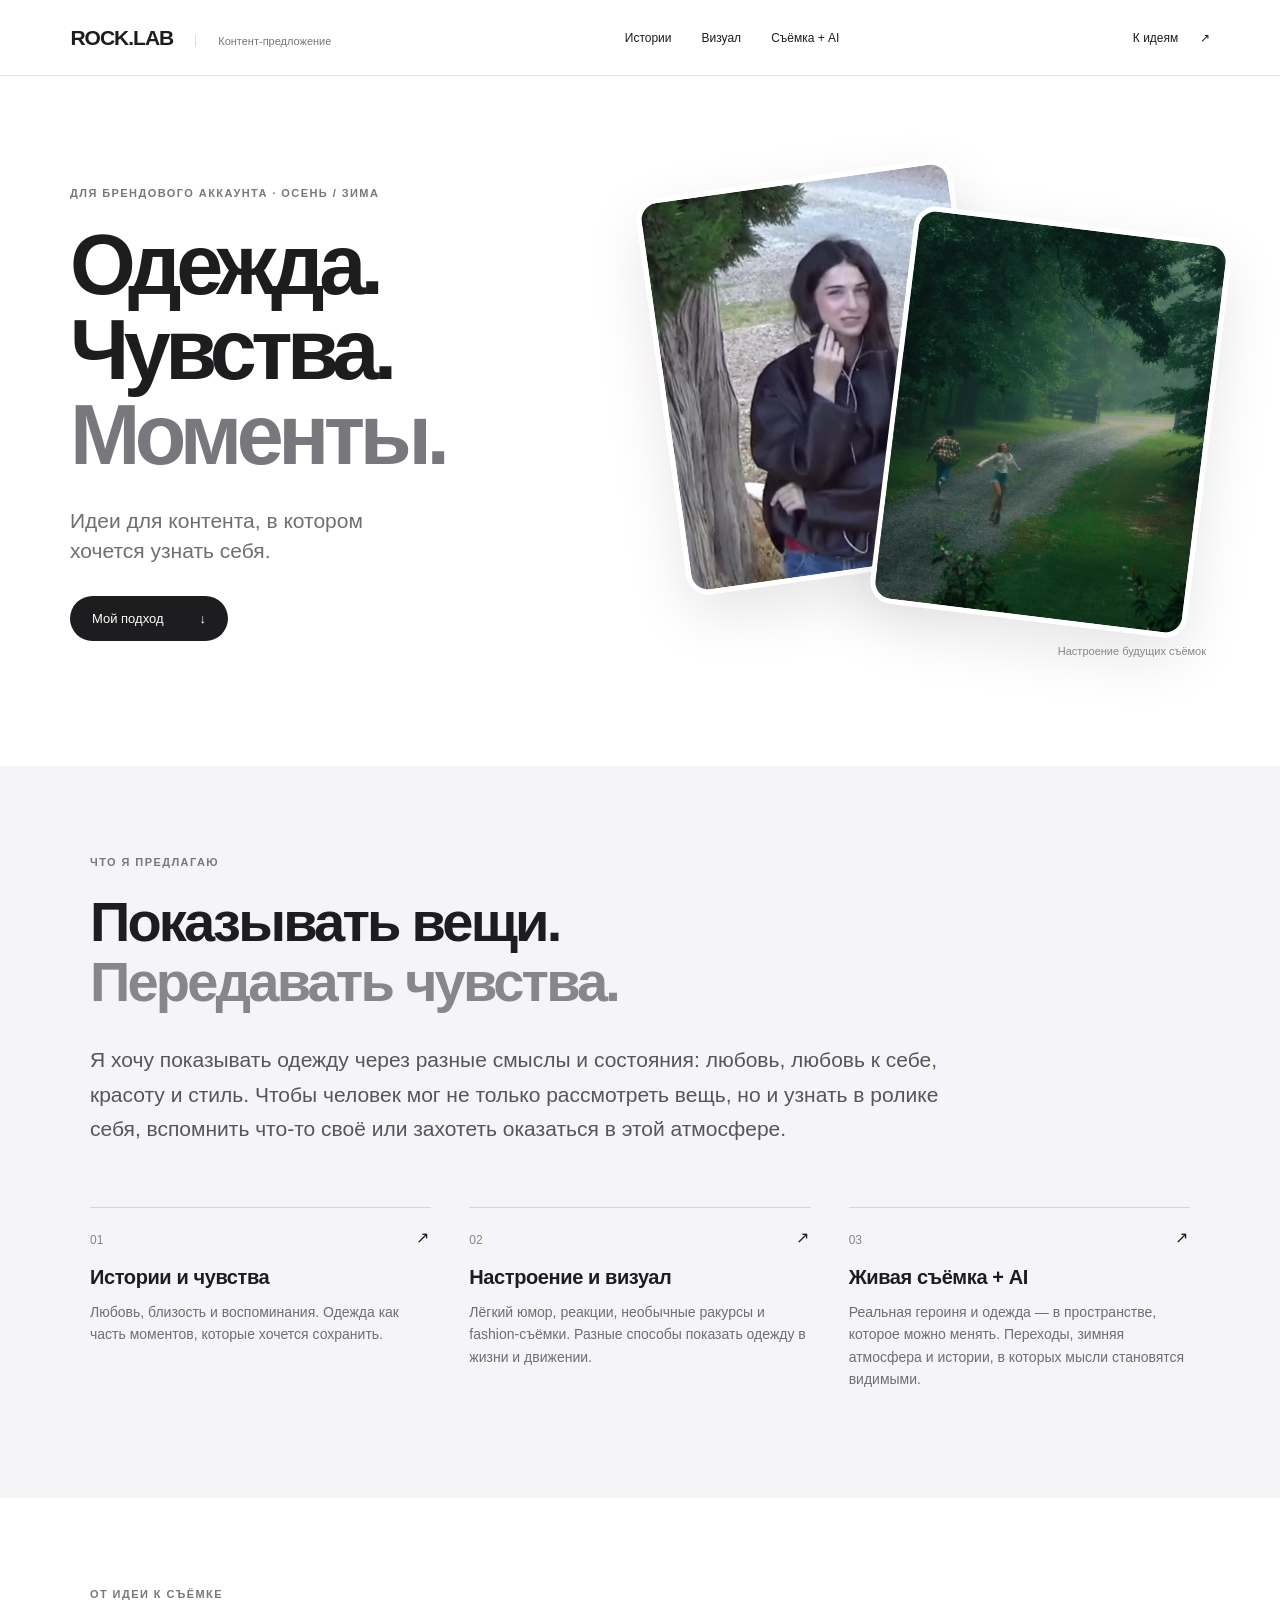
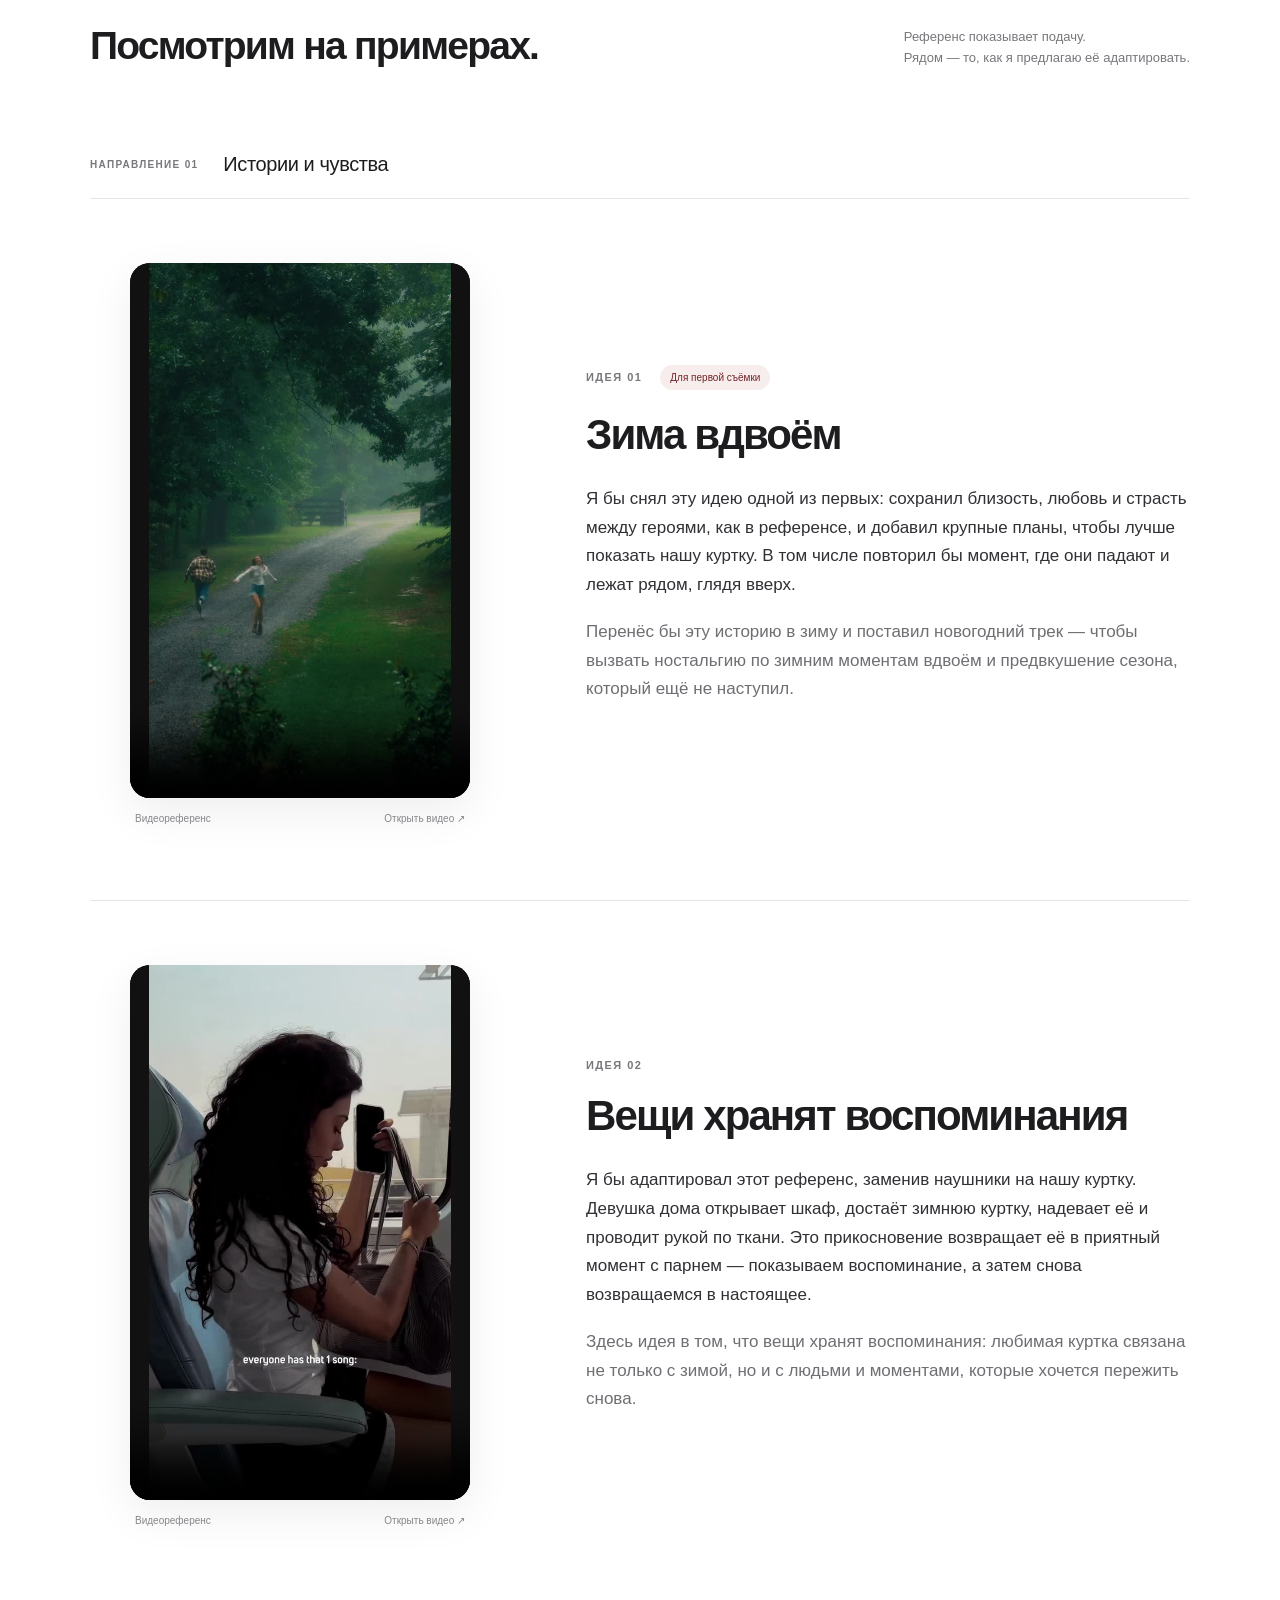
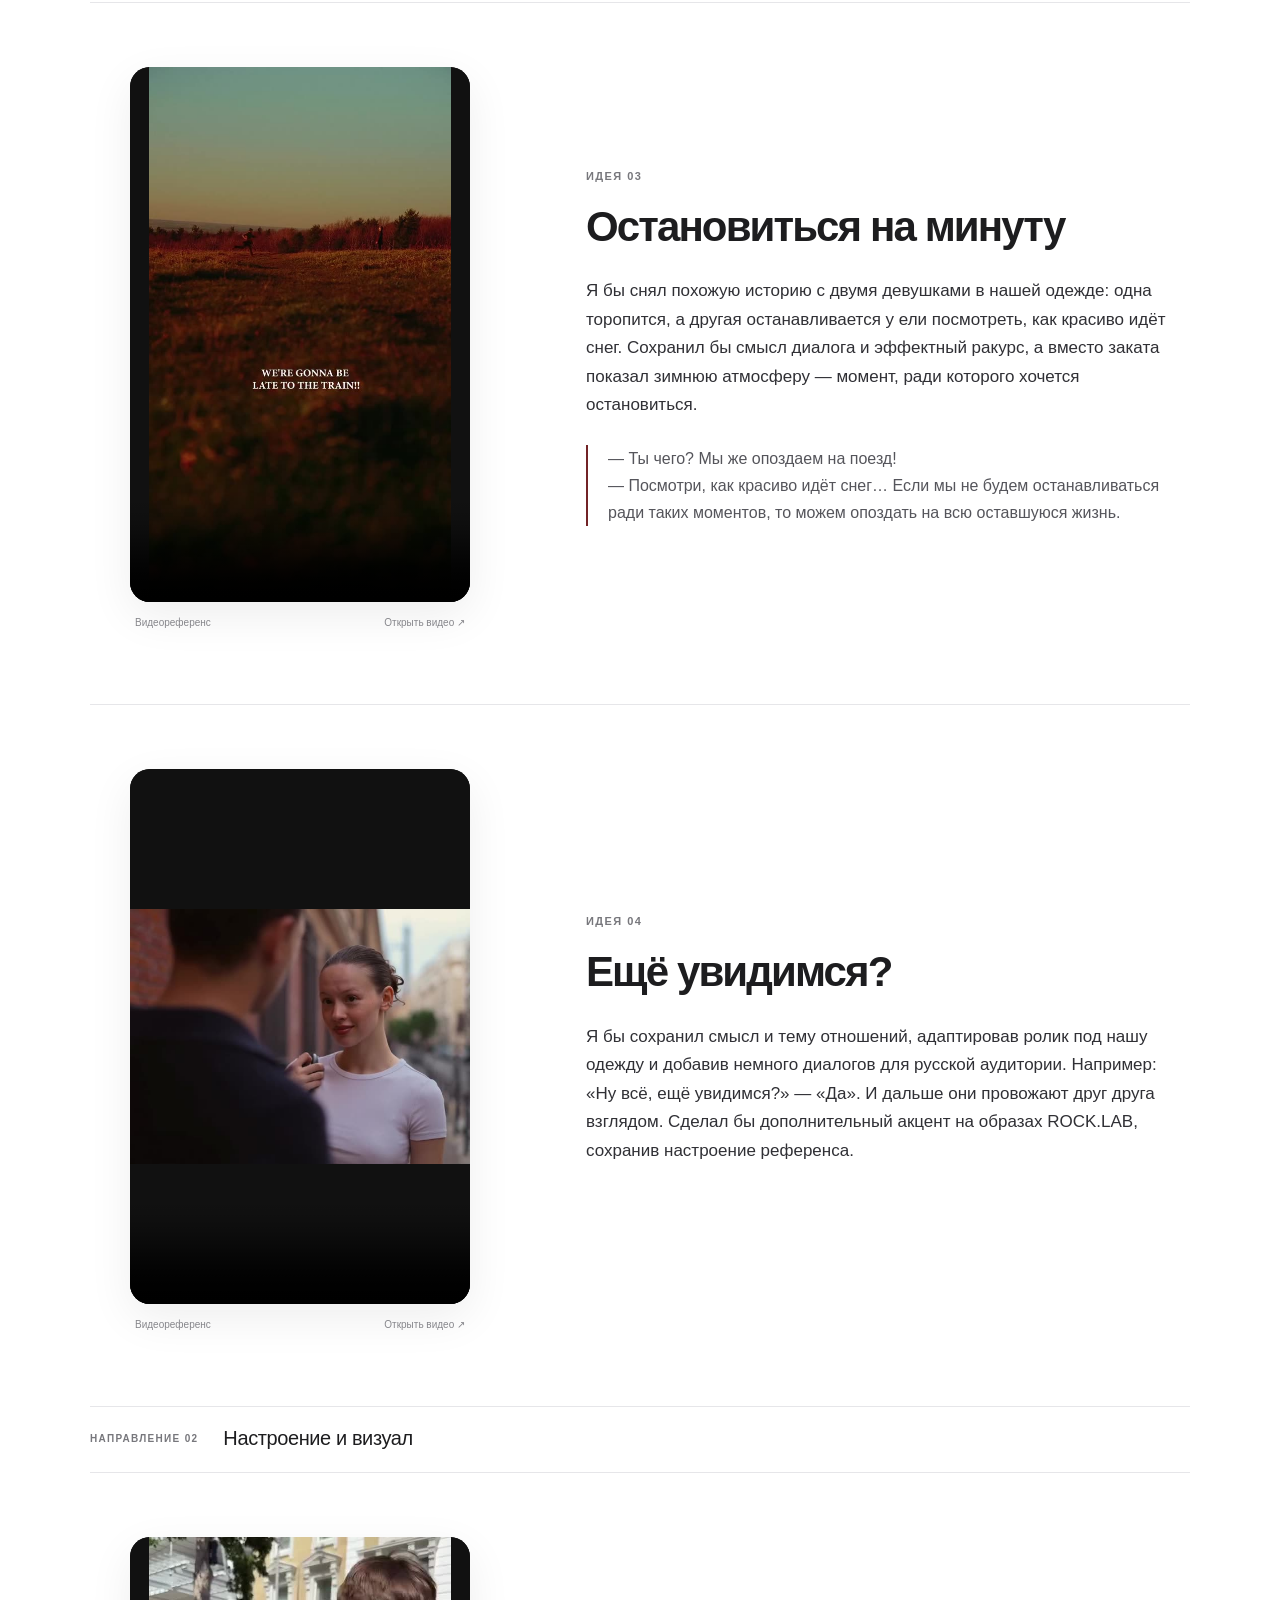
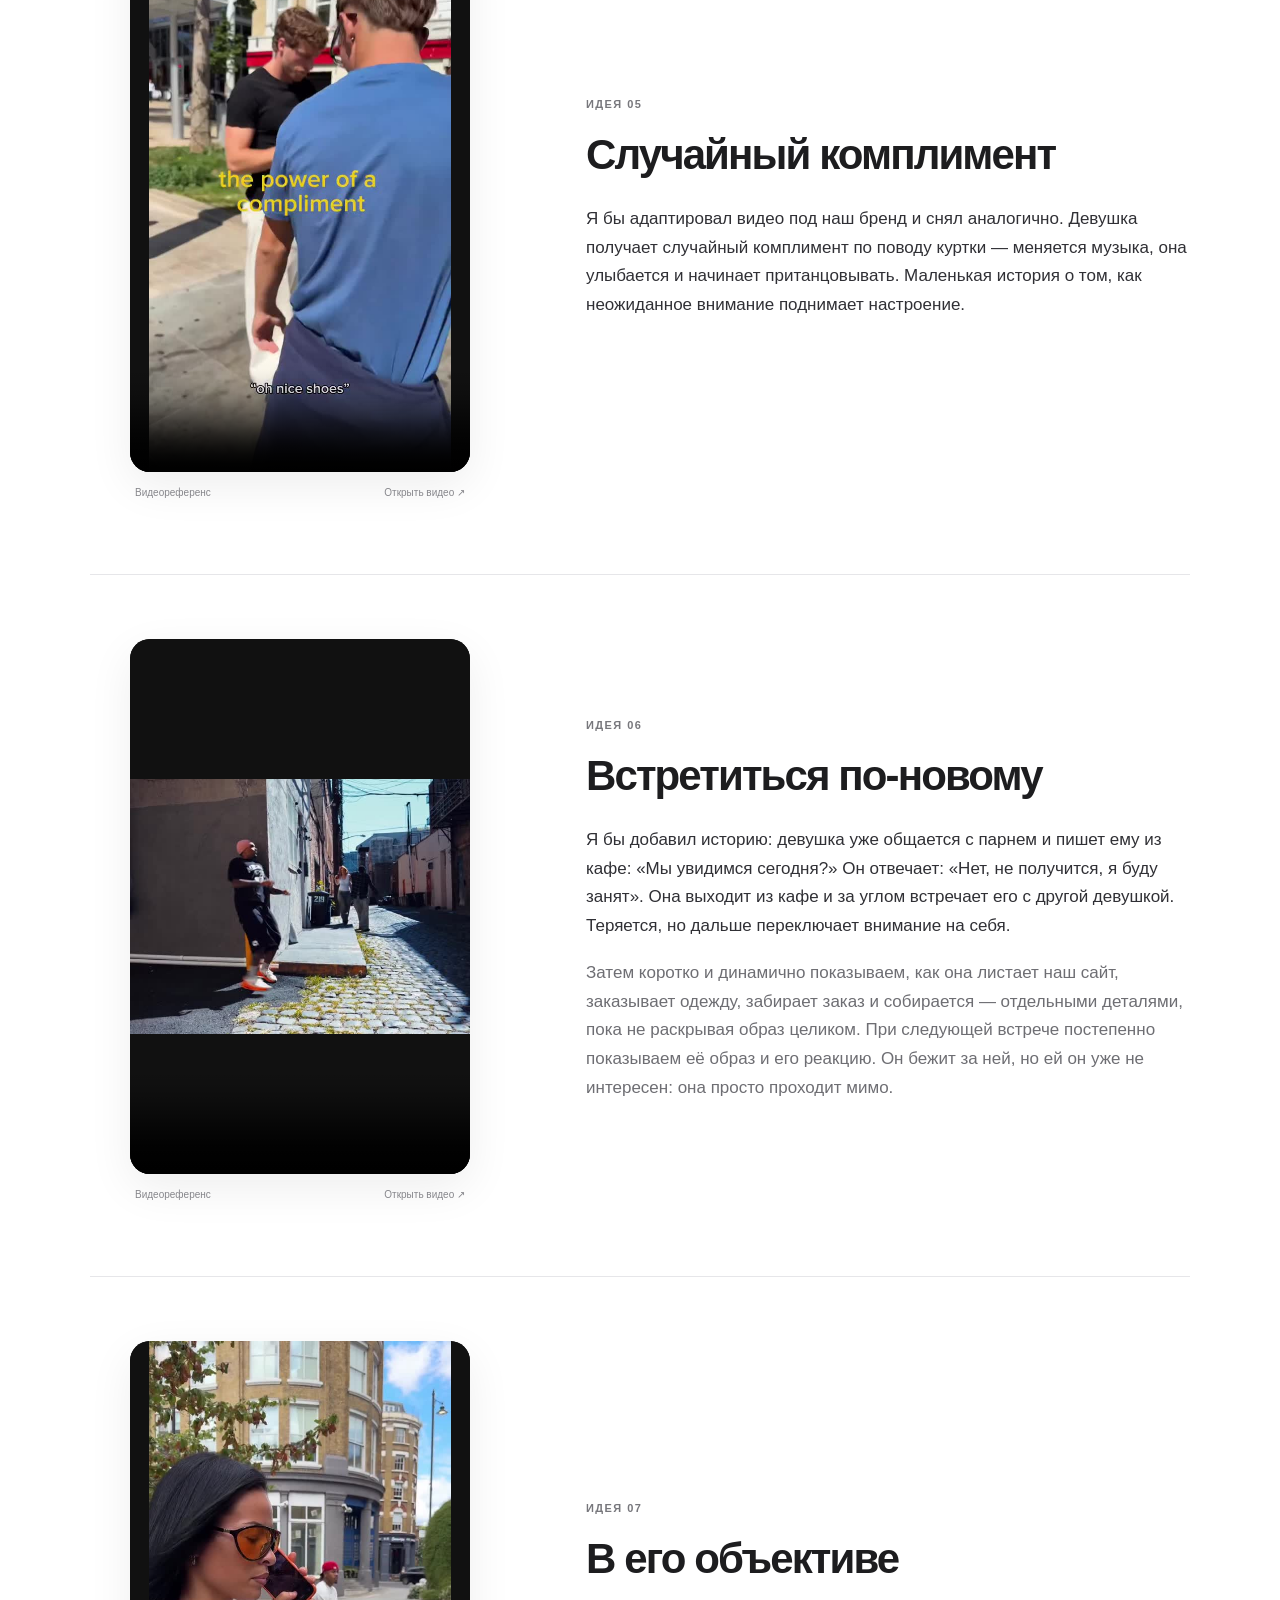
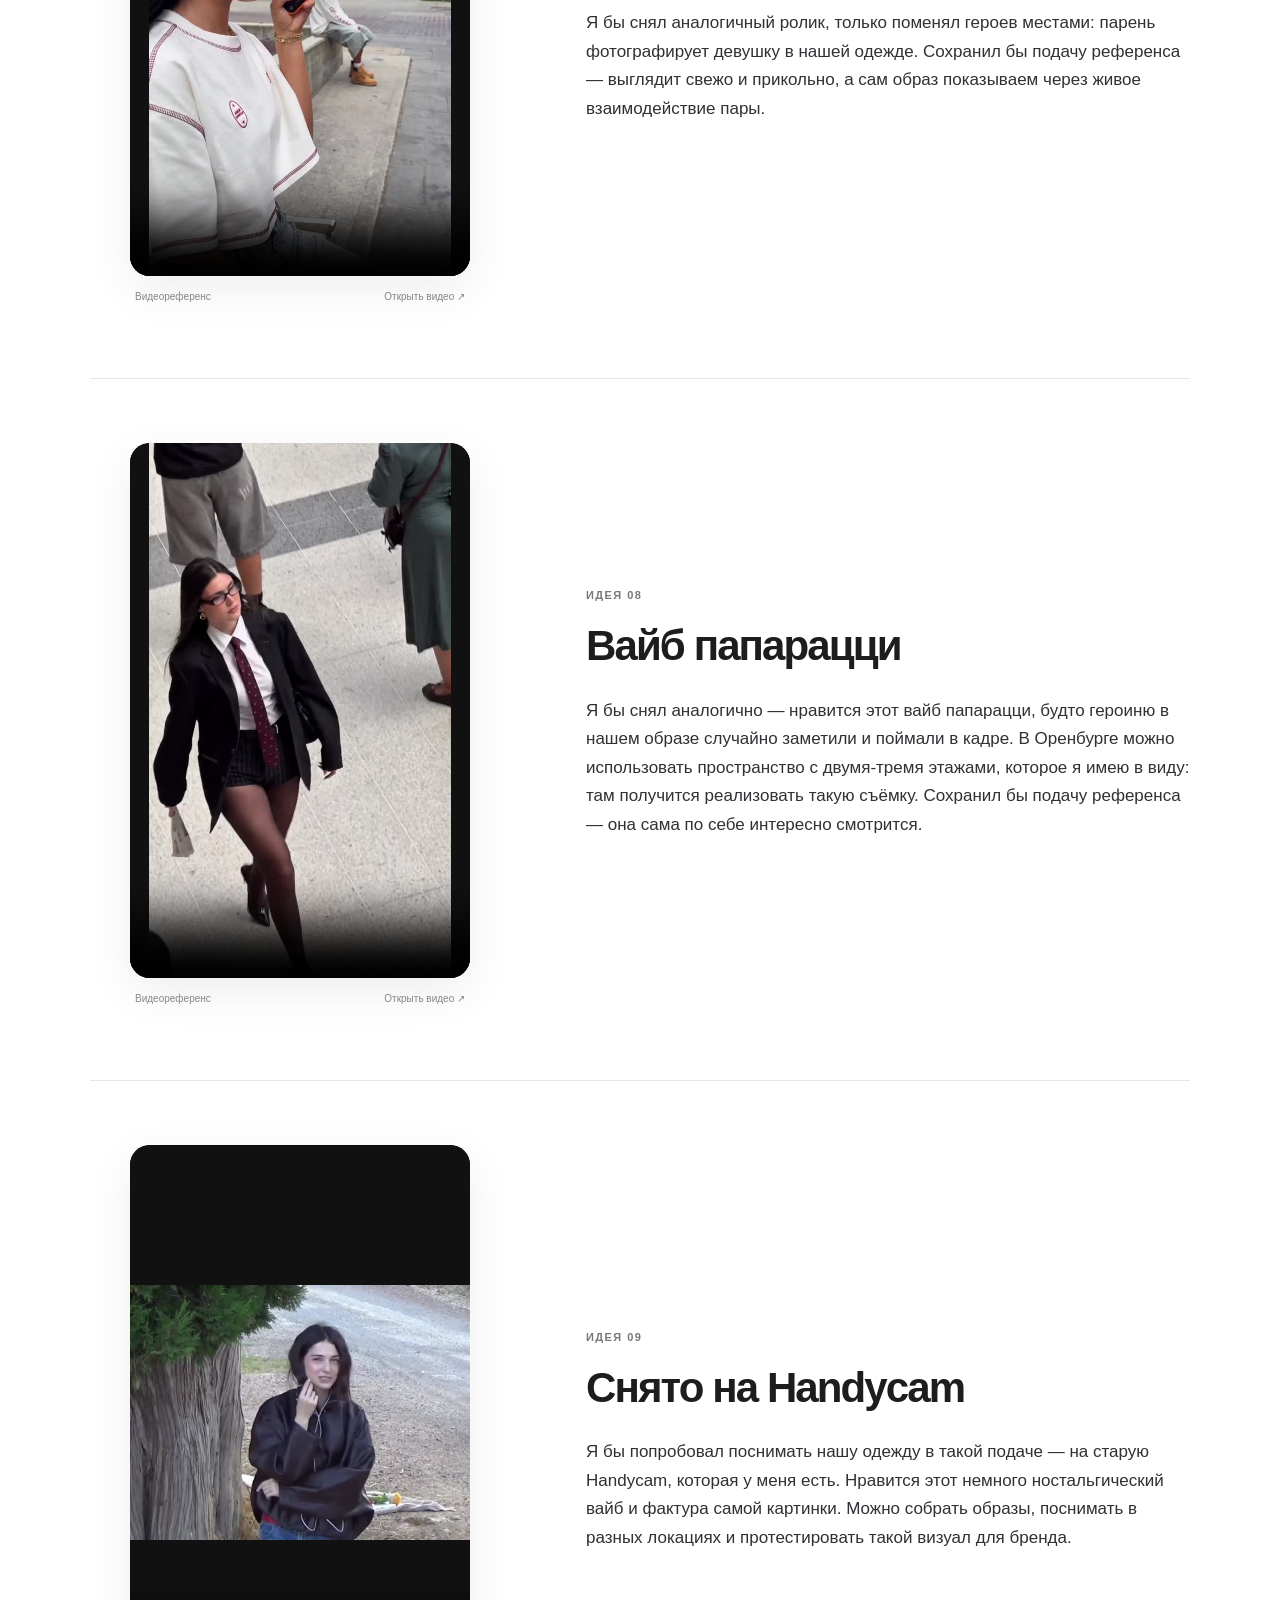
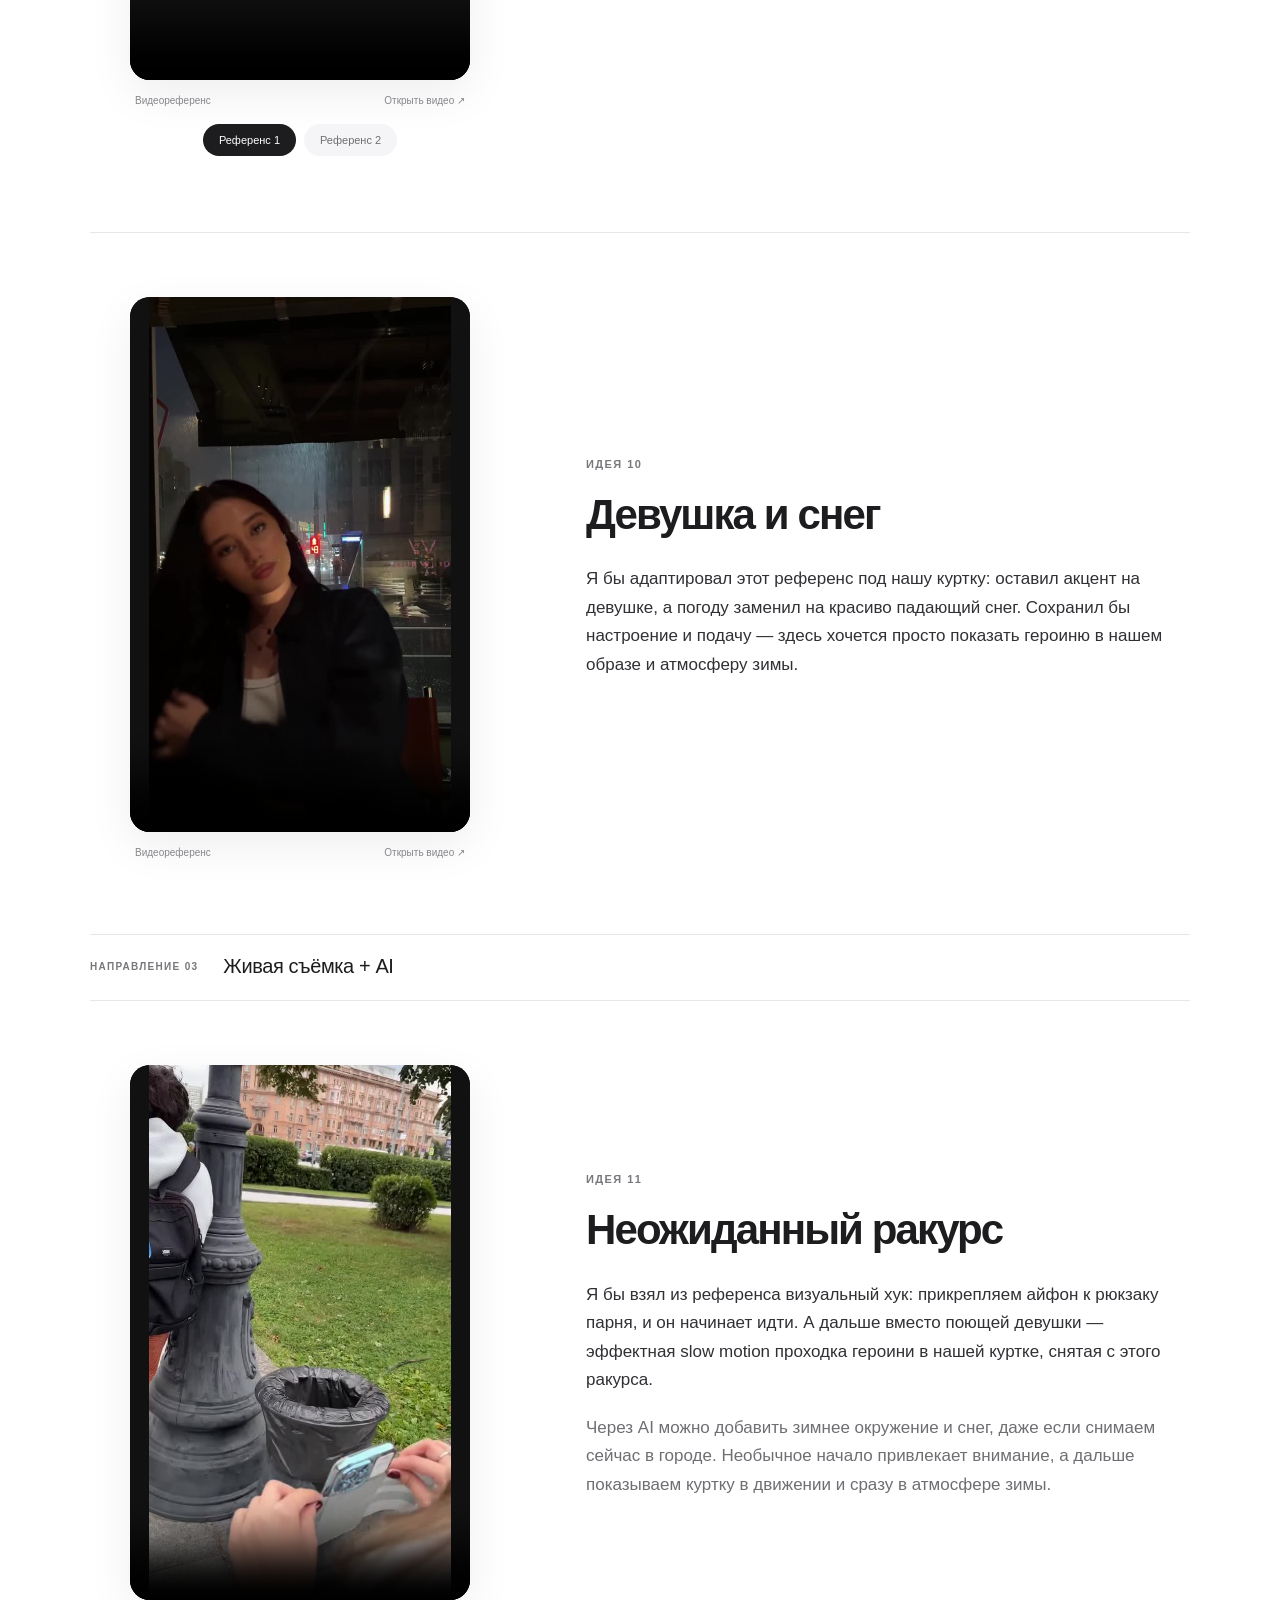
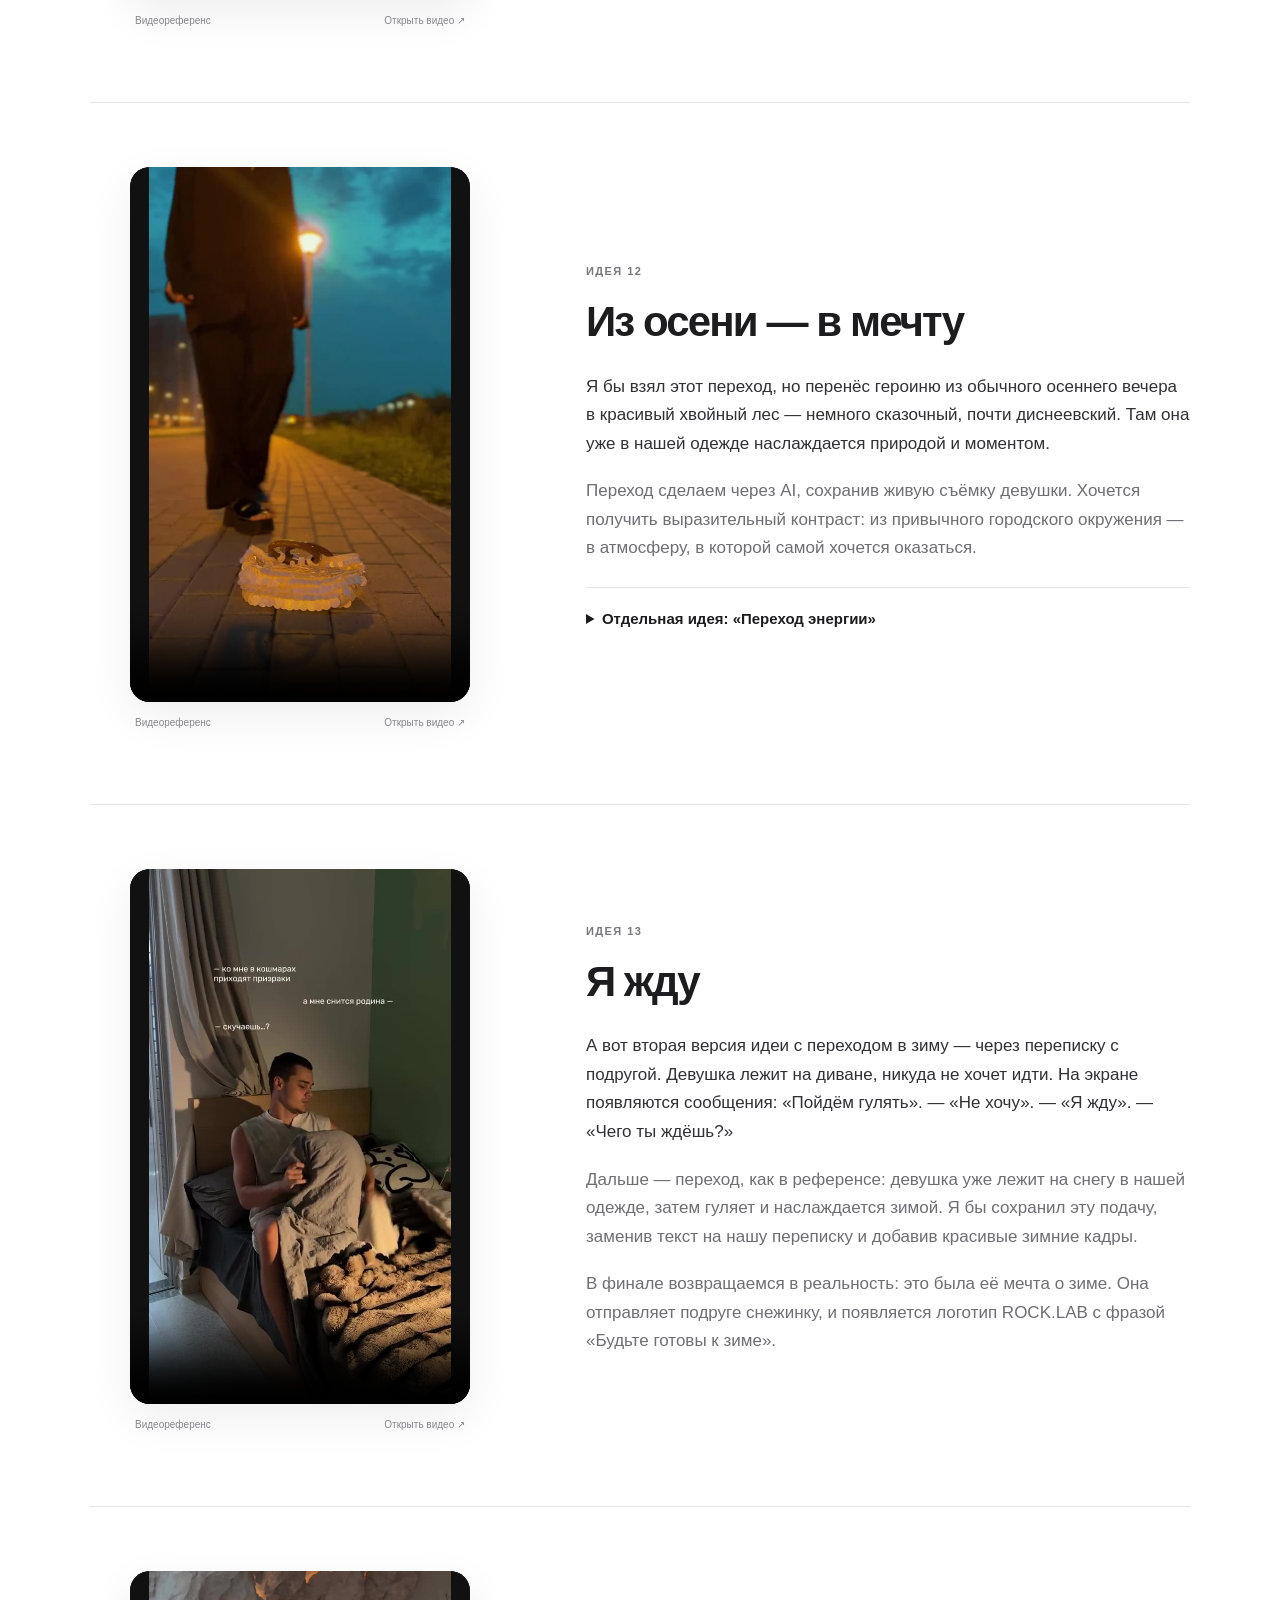
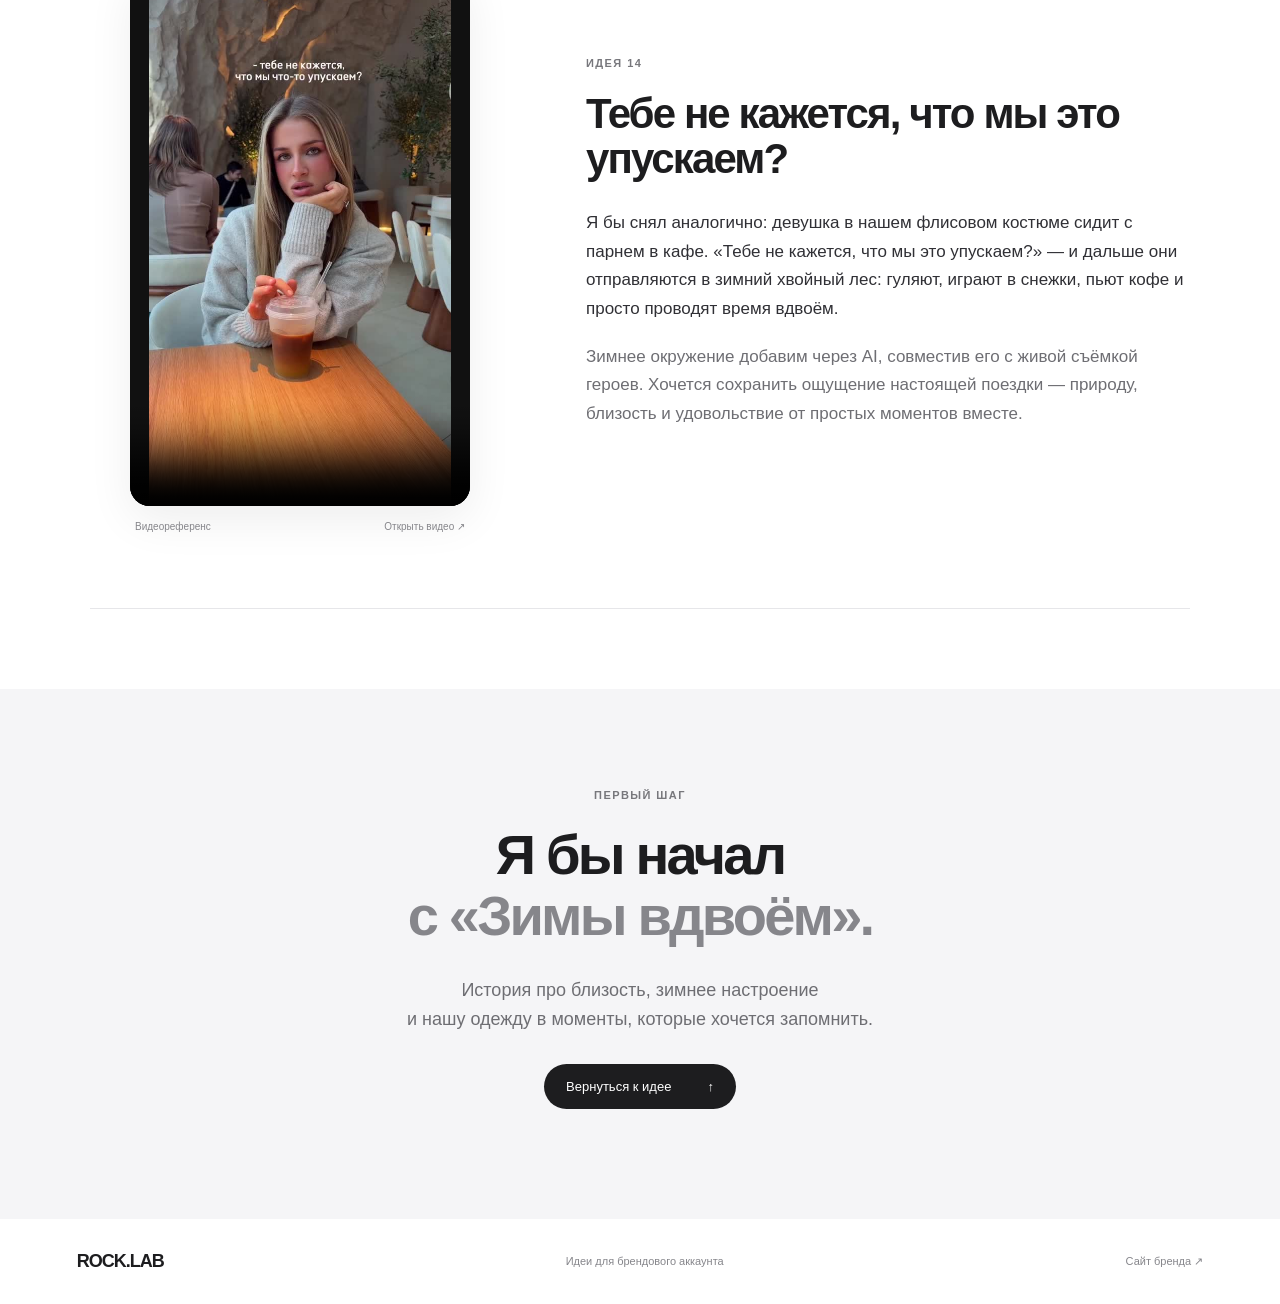
<file: index.html>
<!doctype html>
<html lang="ru">
<head>
<meta charset="utf-8"><meta name="viewport" content="width=device-width, initial-scale=1">
<meta name="color-scheme" content="light"><meta name="description" content="Предложение по контенту для ROCK.LAB: истории, визуал и живая съёмка с AI.">
<title>ROCK.LAB — идеи для контента</title>
<link rel="stylesheet" href="styles.css?v=2"><script defer src="content.js?v=3"></script><script defer src="app.js"></script>
</head>
<body>
<header class="topbar"><a class="brand" href="#">ROCK.LAB<span>Контент-предложение</span></a><nav aria-label="Направления"><a href="#feelings">Истории</a><a href="#visual">Визуал</a><a href="#ai">Съёмка + AI</a></nav><a class="top-cta" href="#ideas">К идеям <span>↗</span></a></header>
<main>
<section class="hero">
<div class="hero-copy"><p class="eyebrow">Для брендового аккаунта · Осень / Зима</p><h1>Одежда.<br>Чувства.<br><span>Моменты.</span></h1><p class="hero-description">Идеи для контента, в котором<br>хочется узнать себя.</p><a class="pill" href="#approach">Мой подход <span>↓</span></a></div>
<div class="hero-visual" aria-label="Кадры из видеореференсов"><img class="hero-back" src="11.jpg" alt="Визуальный референс съёмки на Handycam"><img class="hero-front" src="08.jpg" alt="Референс истории о близости"><span class="image-label">Настроение будущих съёмок</span></div>
</section>
<section class="approach" id="approach"><p class="eyebrow">Что я предлагаю</p><h2>Показывать вещи.<br><span>Передавать чувства.</span></h2><p id="intro"></p><div class="directions" id="directions"></div></section>
<section class="collection-head" id="ideas"><div><p class="eyebrow">От идеи к съёмке</p><h2>Посмотрим на примерах.</h2></div><p>Референс показывает подачу.<br>Рядом — то, как я предлагаю её адаптировать.</p></section>
<div id="ideas-list"></div>
<section class="closing"><p class="eyebrow">Первый шаг</p><h2>Я бы начал<br><span>с «Зимы вдвоём».</span></h2><p>История про близость, зимнее настроение<br>и нашу одежду в моменты, которые хочется запомнить.</p><a href="#winter-together" class="pill">Вернуться к идее <span>↑</span></a></section>
</main><footer><a class="brand" href="#">ROCK.LAB</a><span>Идеи для брендового аккаунта</span><a href="https://rocklab-store.ru/kurtka_princessa_leo" target="_blank" rel="noopener">Сайт бренда ↗</a></footer>
</body></html>
</file>
<file: styles.css>
:root{font-family:-apple-system,BlinkMacSystemFont,"Helvetica Neue",Arial,sans-serif;color:#1d1d1f;background:#fff;font-synthesis:none;font-weight:400;--muted:#77777c;--line:#e6e6e9;--accent:#722326}*{box-sizing:border-box}html{scroll-behavior:smooth;scroll-padding-top:90px}body{margin:0}a{color:inherit;text-decoration:none}button{font:inherit}a:focus-visible,button:focus-visible,summary:focus-visible,video:focus-visible{outline:3px solid #722326;outline-offset:5px}.topbar{height:76px;display:flex;align-items:center;justify-content:space-between;padding:0 5.5%;border-bottom:1px solid var(--line);position:sticky;top:0;z-index:10;background:rgba(255,255,255,.93);backdrop-filter:blur(18px)}.brand{font-weight:850;font-size:21px;letter-spacing:-1px}.brand span{font-size:11px;font-weight:400;letter-spacing:0;color:var(--muted);display:inline-block;margin-left:22px;padding-left:22px;border-left:1px solid #ddd}.topbar nav{display:flex;gap:30px;font-size:12px}.top-cta{font-size:12px}.top-cta span{margin-left:18px}.hero{max-width:1260px;min-height:690px;margin:auto;display:grid;grid-template-columns:1fr 1fr;align-items:center;padding:76px 60px 90px;gap:40px}.eyebrow{font-size:11px;letter-spacing:.13em;text-transform:uppercase;font-weight:600;color:var(--muted);margin:0 0 24px}h1{font-size:clamp(70px,6.6vw,100px);line-height:1.01;letter-spacing:-.065em;font-weight:650;margin:0 0 27px}h1 span{color:var(--muted)}.hero-description{font-size:21px;color:#6e6e73;line-height:1.45;margin:0 0 30px}.pill{display:inline-flex;align-items:center;gap:36px;background:#1d1d1f;color:white;padding:15px 22px;border-radius:30px;font-size:13px}.pill:hover{background:#424245}.hero-visual{height:485px;position:relative}.hero-visual img{object-fit:cover;position:absolute;box-shadow:0 22px 60px #0000001a;border:5px solid white;border-radius:22px;width:58%;height:400px}.hero-back{left:0;top:5px;transform:rotate(-8deg)}.hero-front{right:0;top:50px;transform:rotate(7deg)}.image-label{position:absolute;bottom:0;right:4px;color:#86868b;font-size:11px}.approach{background:#f5f5f7;padding:90px max(7%,calc((100vw - 1100px)/2)) 80px}.approach h2,.closing h2{font-size:56px;letter-spacing:-.05em;line-height:1.08;font-weight:600;margin:0 0 30px}h2 span{color:#86868b}#intro{font-size:21px;line-height:1.65;max-width:850px;margin:0;color:#55555b}.directions{display:grid;grid-template-columns:repeat(3,1fr);gap:38px;margin-top:60px}.direction-link{border-top:1px solid #d6d6da;padding-top:22px;position:relative}.direction-number{font-size:12px;color:#86868b}.direction-link h3{font-size:20px;letter-spacing:-.02em;margin:18px 0 12px}.direction-link p{font-size:14px;line-height:1.6;color:#6e6e73;margin:0 0 28px}.arrow{position:absolute;right:2px;top:20px}.direction-link:hover .arrow{color:var(--accent)}.collection-head{max-width:1100px;margin:90px auto 65px;display:flex;justify-content:space-between;align-items:end;gap:35px}.collection-head h2{font-size:39px;letter-spacing:-.045em;margin:0;font-weight:600}.collection-head>p{font-size:13px;line-height:1.65;color:var(--muted);margin:0}.group{max-width:1100px;margin:auto}.group-head{border-bottom:1px solid var(--line);padding:20px 0 22px;display:flex;gap:25px;align-items:center}.group-head .eyebrow{margin:0;font-size:10px}.group-head h2{font-size:20px;font-weight:500;letter-spacing:-.02em;margin:0}.idea{display:grid;grid-template-columns:420px 1fr;gap:76px;align-items:center;padding:64px 0 76px;border-bottom:1px solid var(--line);scroll-margin-top:84px}.media-column{width:340px;justify-self:center}.video-frame{border-radius:20px;overflow:hidden;background:#111;box-shadow:0 14px 45px #00000012;line-height:0}video{width:100%;height:535px;object-fit:contain;display:block;background:#111}.media-caption{display:flex;justify-content:space-between;font-size:10px;color:#86868b;padding:15px 5px 0}.media-caption a:hover{text-decoration:underline}.idea-meta{display:flex;align-items:center;gap:18px;margin-bottom:22px}.idea-meta .eyebrow{margin:0}.tag{font-size:10px;color:var(--accent);border-radius:20px;padding:7px 10px;background:#f7eded}.idea-copy h3{font-size:42px;letter-spacing:-.045em;line-height:1.08;font-weight:600;margin:0 0 28px}.idea-copy p{font-size:17px;line-height:1.68;color:#6e6e73;margin:0 0 19px}.idea-copy p.main-text{color:#303035}.idea-copy blockquote{white-space:pre-line;margin:25px 0 0;border-left:2px solid #722326;padding:0 0 0 20px;font-size:16px;line-height:1.7;color:#55555b}.variant{border-top:1px solid var(--line);margin-top:24px;padding:20px 0 0}.variant summary{font-size:15px;font-weight:600;cursor:pointer;line-height:1.5}.variant p{font-size:15px;margin:18px 0 0}.video-tabs{display:flex;gap:8px;justify-content:center;margin-top:18px}.video-tabs button{border:0;padding:10px 16px;border-radius:24px;background:#f5f5f7;color:#6e6e73;font-size:11px;cursor:pointer}.video-tabs button.selected{color:white;background:#1d1d1f}.closing{text-align:center;padding:100px 30px 110px;background:#f5f5f7;margin-top:80px}.closing p:not(.eyebrow){font-size:18px;line-height:1.6;color:#6e6e73;margin-bottom:30px}footer{display:flex;align-items:center;justify-content:space-between;padding:32px 6%;font-size:11px;color:#86868b}footer .brand{color:#1d1d1f;font-size:18px}footer a:last-child:hover{color:#1d1d1f}@media(max-width:1150px){.group,.collection-head{margin-left:6%;margin-right:6%}.idea{grid-template-columns:36% 1fr;gap:45px}.media-column{width:100%}.hero{padding-left:6%;padding-right:6%}.brand span{display:none}video{height:490px}.idea-copy h3{font-size:36px}}

@media(prefers-reduced-motion:reduce){html{scroll-behavior:auto}}

@media(max-width:760px){
html{scroll-padding-top:112px}.topbar{height:auto;min-height:92px;flex-wrap:wrap;padding:16px 22px 12px;gap:15px}.brand{font-size:20px}.top-cta{margin-left:auto;padding:8px 0}.topbar nav{order:3;width:100%;justify-content:space-between;gap:16px}.topbar nav a{padding:8px 0;font-size:12px}
.hero{grid-template-columns:1fr;gap:35px;min-height:0;padding:46px 24px 40px}.hero .eyebrow{font-size:9px;line-height:1.7}h1{font-size:clamp(58px,15vw,90px);letter-spacing:-.06em}.hero-description{font-size:19px}.hero-visual{height:360px;max-width:420px;width:100%;justify-self:center}.hero-visual img{height:285px;width:54%;border-radius:18px}.hero-back{left:10px}.hero-front{right:10px;top:35px}.image-label{font-size:10px;right:12px;bottom:10px}.pill{min-height:46px}
.approach{padding:52px 24px}.approach h2,.closing h2{font-size:38px}#intro{font-size:17px;line-height:1.65}.directions{grid-template-columns:1fr;gap:22px;margin-top:35px}.direction-link p{margin-bottom:0}.direction-link h3{margin-top:12px}.collection-head{display:block;margin:50px 24px 30px}.collection-head h2{font-size:32px}.collection-head>p{margin-top:18px}.group{margin:0 24px}.group-head{display:block}.group-head .eyebrow{margin-bottom:12px}.group-head h2{font-size:21px}.idea{grid-template-columns:minmax(0,1fr);gap:28px;padding:32px 0 44px;scroll-margin-top:115px}.media-column{max-width:360px;width:100%;min-width:0}.video-frame{border-radius:16px}video{height:auto;aspect-ratio:9/16;max-height:65svh}.media-caption{font-size:11px;align-items:center;gap:12px;padding-top:8px}.media-caption a{padding:10px 0}.idea-copy{min-width:0}.idea-copy h3{font-size:32px;margin-bottom:20px;overflow-wrap:break-word}.idea-meta{margin-bottom:16px;flex-wrap:wrap}.idea-copy p{font-size:16px;line-height:1.65}.idea-copy blockquote{font-size:15px}.variant summary{padding:5px 0;min-height:44px}.video-tabs button{min-height:44px;font-size:12px}.closing{margin-top:30px;padding:56px 24px}.closing p:not(.eyebrow){font-size:16px}.closing br{display:none}.closing h2 br{display:block}footer{flex-wrap:wrap;gap:20px;padding:26px 24px}footer span{width:100%;order:3}
}
</file>
